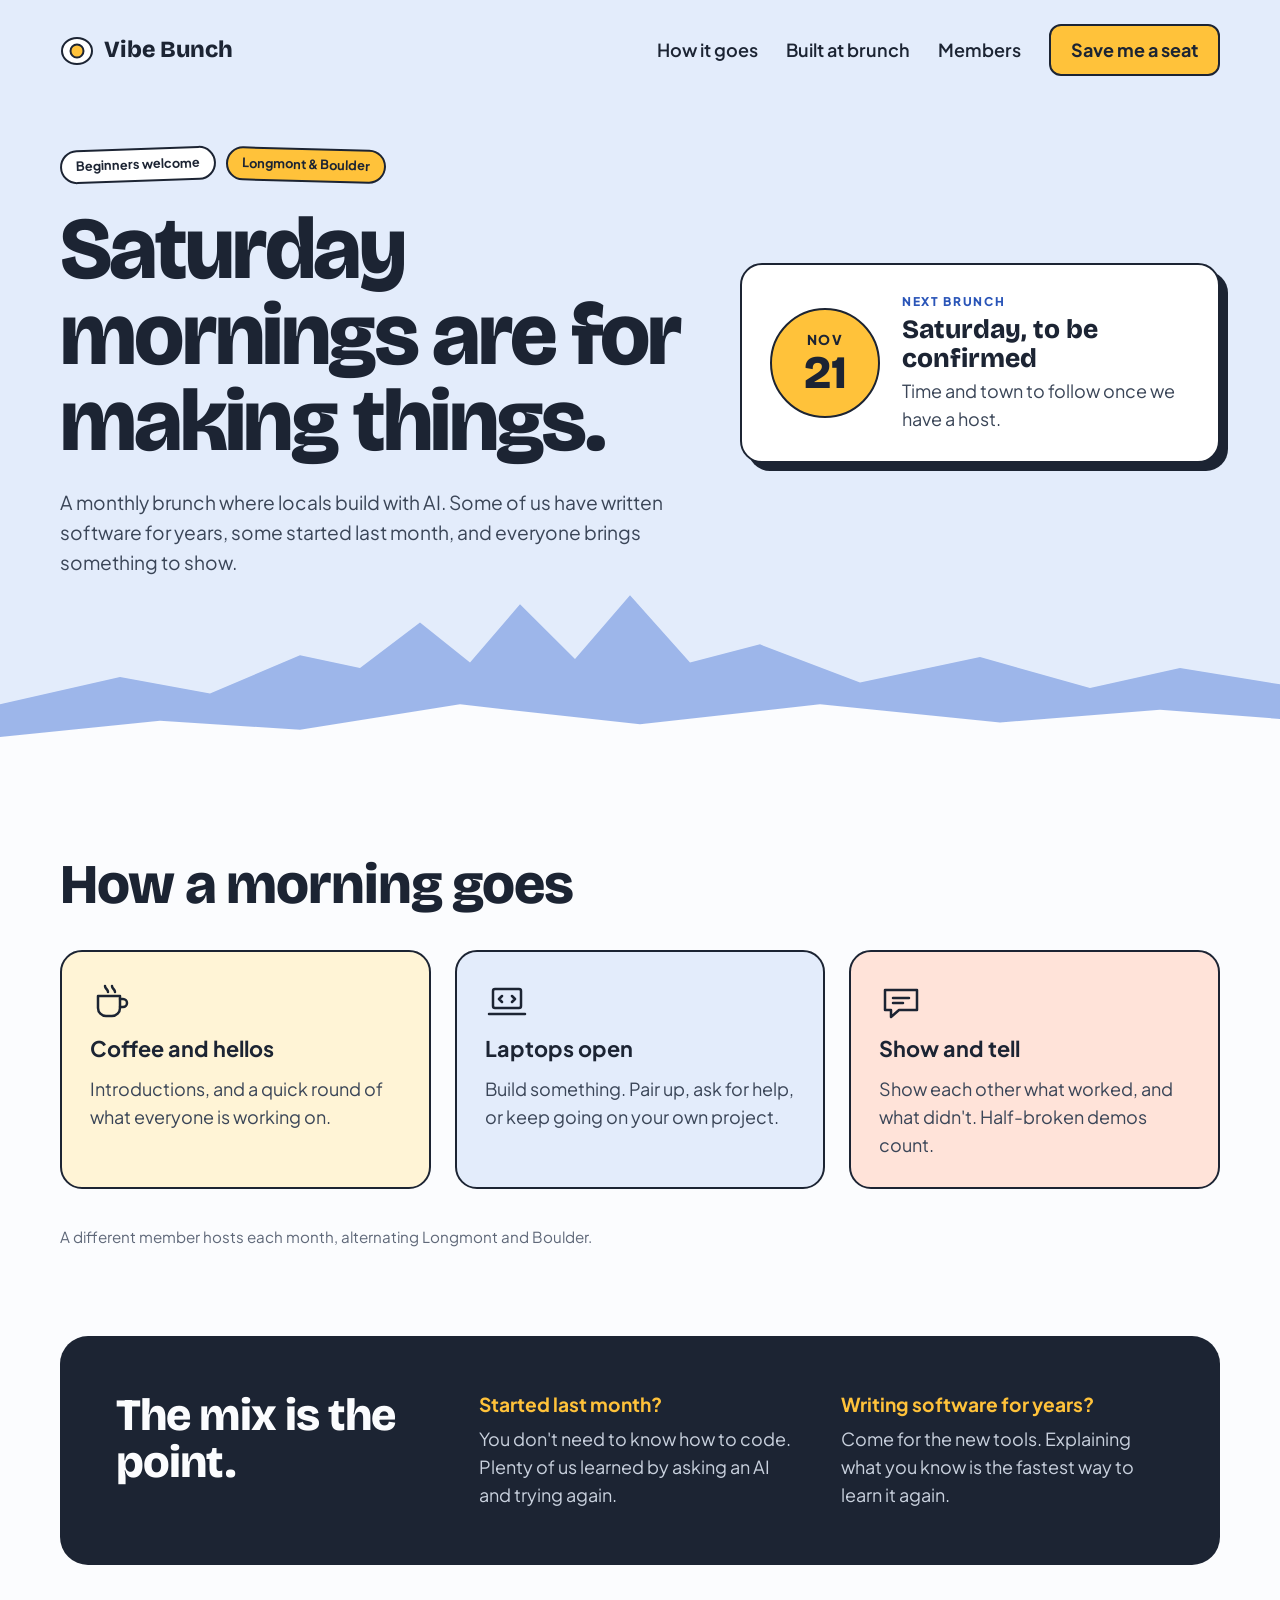
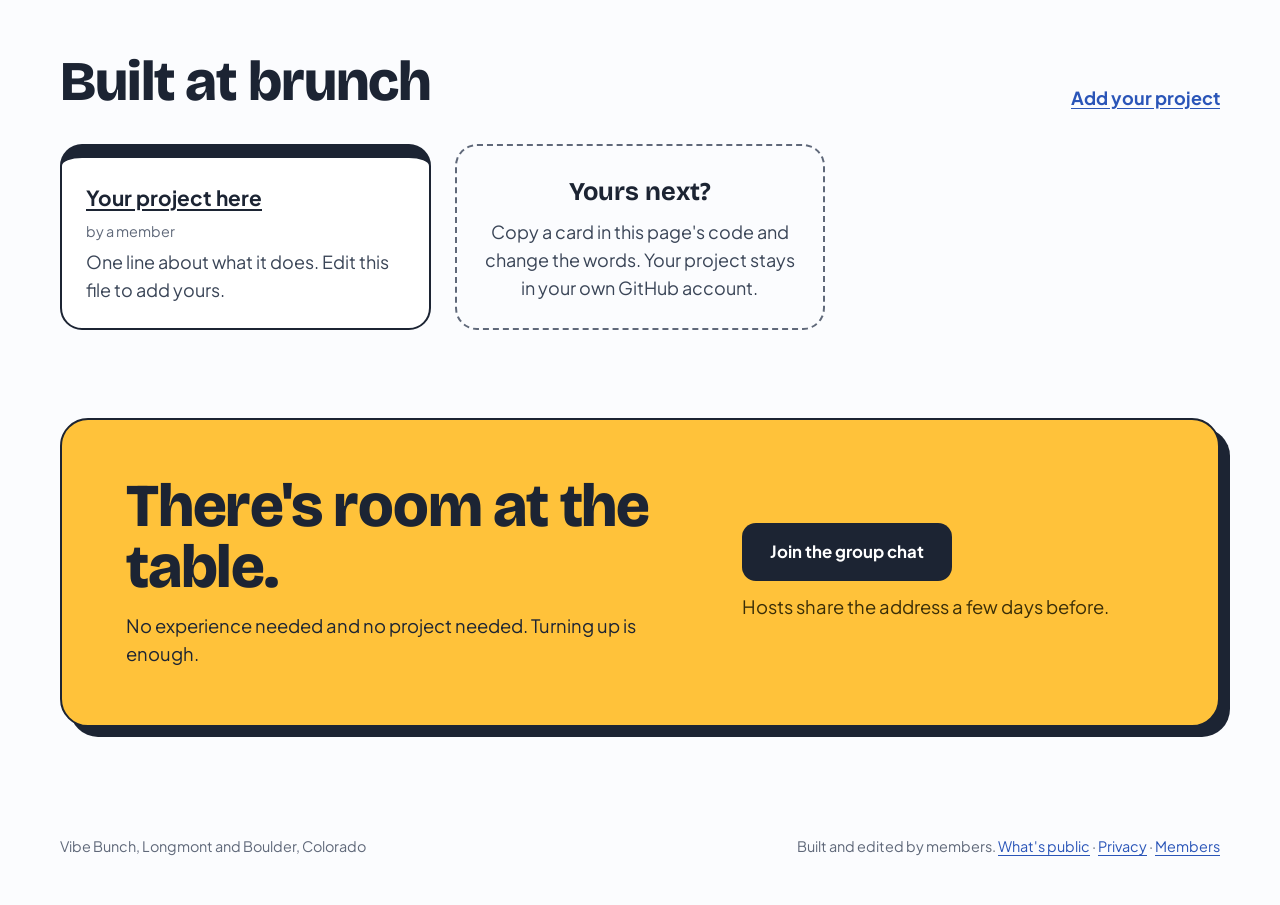
<file: index.html>
<!DOCTYPE html>
<html lang="en">
<head>
<meta charset="utf-8">
<meta name="viewport" content="width=device-width, initial-scale=1">

<title>Vibe Bunch | Saturday Vibe Coding Brunch in Longmont and Boulder, Colorado</title>
<meta name="description" content="A monthly Saturday brunch in Longmont and Boulder, Colorado, where locals build things with AI. Complete beginners and experienced developers both welcome.">

<link rel="canonical" href="https://vibebunch.com/">
<meta name="theme-color" content="#E3ECFB">
<link rel="icon" href="favicon.svg" type="image/svg+xml">
<link rel="apple-touch-icon" href="apple-touch-icon.png">

<!-- What shows up when someone shares a link to this page -->
<meta property="og:site_name" content="Vibe Bunch">
<meta property="og:title" content="Vibe Bunch | Saturday vibe coding brunch in Longmont and Boulder">
<meta property="og:description" content="A monthly Saturday brunch where locals build things with AI. Beginners welcome.">
<meta property="og:type" content="website">
<meta property="og:url" content="https://vibebunch.com/">
<meta property="og:locale" content="en_US">
<meta property="og:image" content="https://vibebunch.com/og-image.png">
<meta property="og:image:width" content="1200">
<meta property="og:image:height" content="630">
<meta property="og:image:alt" content="Vibe Bunch: Saturday brunch for people building things with AI, in Longmont and Boulder, Colorado.">
<meta name="twitter:card" content="summary_large_image">

<link rel="preconnect" href="https://fonts.googleapis.com">
<link rel="preconnect" href="https://fonts.gstatic.com" crossorigin>
<link rel="stylesheet" href="https://fonts.googleapis.com/css2?family=Bricolage+Grotesque:opsz,wght@12..96,600;12..96,800&family=Plus+Jakarta+Sans:wght@400;500;600;700&display=swap">
<link rel="stylesheet" href="style.css">
</head>
<body>

<div class="sky">
  <nav class="nav">
    <a class="logo" href="index.html">
      <svg width="34" height="34" viewBox="0 0 34 34" aria-hidden="true">
        <ellipse cx="17" cy="18" rx="15" ry="13" class="egg-white"/>
        <circle cx="17" cy="18" r="6.5" class="egg-yolk"/>
      </svg>
      Vibe Bunch
    </a>
    <div class="nav-links">
      <a href="#how">How it goes</a>
      <a href="#built">Built at brunch</a>
      <a class="nav-members" href="https://members.vibebunch.com/">Members</a>
      <a class="button button-yolk" href="#join">Save me a seat</a>
    </div>
  </nav>

  <header class="hero">
    <div class="hero-text">
      <p class="stickers">
        <span class="sticker">Beginners welcome</span>
        <span class="sticker sticker-yolk">Longmont &amp; Boulder</span>
      </p>
      <h1>Saturday mornings are for making things.</h1>
      <p class="lede">
        A monthly brunch where locals build with AI. Some of us have written software for
        years, some started last month, and everyone brings something to show.
      </p>
    </div>

    <!-- TO CHANGE THE NEXT BRUNCH: edit the date, time and town below. Town only,
         never a street address. Exact directions go to members in the group chat.
         Also update the matching block at the bottom of this file for search engines. -->
    <div class="next">
      <time class="badge" datetime="2026-11-21">
        <span class="badge-month">Nov</span>
        <span class="badge-day">21</span>
      </time>
      <div class="next-text">
        <span class="kicker">Next brunch</span>
        <span class="next-when">Saturday, to be confirmed</span>
        <span>Time and town to follow once we have a host.</span>
      </div>
    </div>
  </header>

  <svg class="skyline" viewBox="0 0 1280 220" preserveAspectRatio="none" aria-hidden="true">
    <path class="mountains" d="M0 220 L0 150 L120 120 L210 138 L300 96 L360 110 L420 60 L470 104 L520 40 L575 100 L630 30 L690 104 L760 84 L860 126 L980 98 L1090 132 L1180 110 L1280 128 L1280 220 Z"/>
    <path class="ground" d="M0 220 L0 186 L160 168 L300 178 L460 150 L640 172 L820 150 L1000 170 L1160 156 L1280 166 L1280 220 Z"/>
  </svg>
</div>

<main>

<section id="how" class="how">
  <h2>How a morning goes</h2>
  <div class="steps">
    <div class="step step-cream">
      <svg width="44" height="44" viewBox="0 0 44 44" aria-hidden="true"><path d="M8 16h22v12a8 8 0 0 1-8 8h-6a8 8 0 0 1-8-8z"/><path d="M30 19h3a4 4 0 0 1 0 8h-3"/><path d="M15 6c0 3 3 3 3 6M22 6c0 3 3 3 3 6"/></svg>
      <h3>Coffee and hellos</h3>
      <p>Introductions, and a quick round of what everyone is working on.</p>
    </div>
    <div class="step step-sky">
      <svg width="44" height="44" viewBox="0 0 44 44" aria-hidden="true"><rect x="8" y="9" width="28" height="19" rx="2"/><path d="M4 34h36"/><path d="M17 16l-3 3 3 3M27 16l3 3-3 3"/></svg>
      <h3>Laptops open</h3>
      <p>Build something. Pair up, ask for help, or keep going on your own project.</p>
    </div>
    <div class="step step-peach">
      <svg width="44" height="44" viewBox="0 0 44 44" aria-hidden="true"><path d="M6 10h32v20H20l-8 7v-7H6z"/><path d="M14 18h16M14 23h10"/></svg>
      <h3>Show and tell</h3>
      <p>Show each other what worked, and what didn't. Half-broken demos count.</p>
    </div>
  </div>
  <p class="note">A different member hosts each month, alternating Longmont and Boulder.</p>
</section>

<section class="mix">
  <h2>The mix is the point.</h2>
  <div>
    <h3>Started last month?</h3>
    <p>You don't need to know how to code. Plenty of us learned by asking an AI and trying again.</p>
  </div>
  <div>
    <h3>Writing software for years?</h3>
    <p>Come for the new tools. Explaining what you know is the fastest way to learn it again.</p>
  </div>
</section>

<section id="built" class="built">
  <div class="section-head">
    <h2>Built at brunch</h2>
    <a href="https://github.com/vibebunch/website/edit/main/index.html">Add your project</a>
  </div>
  <!-- TO ADD YOUR PROJECT: copy one <li> block, change the link, name and one line.
       Your project stays in your own GitHub account. This just points at it. -->
  <ul class="projects">
    <li>
      <a href="#">Your project here</a>
      <span class="by">by a member</span>
      <p>One line about what it does. Edit this file to add yours.</p>
    </li>
    <li class="yours">
      <strong>Yours next?</strong>
      <p>Copy a card in this page's code and change the words. Your project stays in your own GitHub account.</p>
    </li>
  </ul>
</section>

<section id="join" class="join">
  <div>
    <h2>There's room at the table.</h2>
    <p>No experience needed and no project needed. Turning up is enough.</p>
  </div>
  <div class="join-action">
    <!-- JOIN LINK: the WhatsApp group invite. If the chat gets spam, reset the invite link
         in WhatsApp (group info, Invite via link, Reset link) and paste the new one here. -->
    <a class="button button-ink" href="https://chat.whatsapp.com/EEWpVQFU20rCzYGyChlY0q" target="_blank" rel="noopener">Join the group chat</a>
    <p class="small">Hosts share the address a few days before.</p>
  </div>
</section>

</main>

<footer class="site-footer">
  <span>Vibe Bunch, Longmont and Boulder, Colorado</span>
  <span>Built and edited by members. <a href="whats-public.html">What's public</a> · <a href="privacy.html">Privacy</a> · <a href="https://members.vibebunch.com/">Members</a></span>
</footer>

<!-- Search engines read this to understand who we are. Rarely needs changing. -->
<script type="application/ld+json">
{
  "@context": "https://schema.org",
  "@graph": [
    {
      "@type": "Organization",
      "@id": "https://vibebunch.com/#org",
      "name": "Vibe Bunch",
      "url": "https://vibebunch.com/",
      "logo": "https://vibebunch.com/apple-touch-icon.png",
      "description": "A vibe coding group in Longmont and Boulder, Colorado, meeting for brunch one Saturday a month to build things with AI.",
      "areaServed": ["Longmont, Colorado", "Boulder, Colorado"],
      "sameAs": ["https://github.com/vibebunch"]
    },
    {
      "@type": "WebSite",
      "@id": "https://vibebunch.com/#website",
      "name": "Vibe Bunch",
      "url": "https://vibebunch.com/",
      "publisher": { "@id": "https://vibebunch.com/#org" }
    }
  ]
}
</script>

<!-- Search engines read this to show the meeting in event results. Leave it out while
     the next date is provisional, so search results don't list a meeting that may move.
     Once a host confirms, add one block per date: copy the last one from this file's git
     history and change the dates, the town and "validFrom" (the day it was announced).
     Town only, never a street address. "performer" stays as the group itself, never a
     person's name. -->

<!-- Counts this visit for the members' visitor chart. No cookies, and nothing about you is
     kept. privacy.html says exactly what is counted. Copy this block into any new page. -->
<script>
  if (location.hostname === "vibebunch.com" && navigator.sendBeacon) {
    navigator.sendBeacon("https://members.vibebunch.com/hit", location.pathname);
  }
</script>

</body>
</html>
</file>
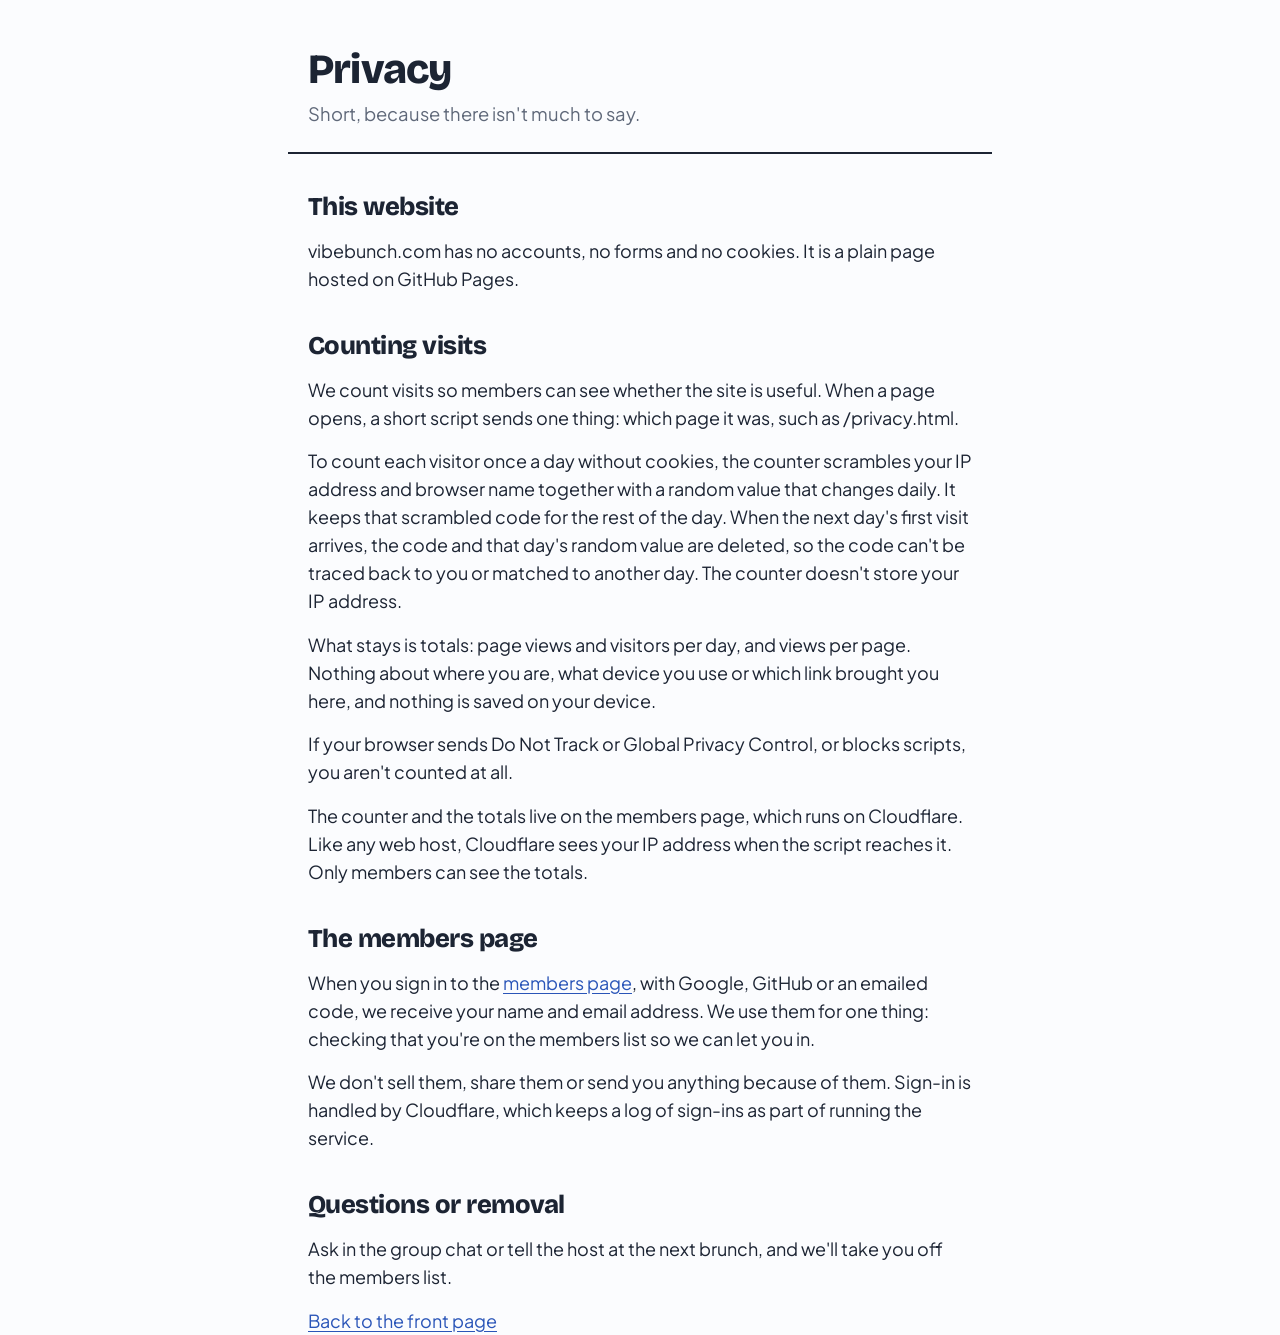
<file: privacy.html>
<!DOCTYPE html>
<html lang="en">
<head>
<meta charset="utf-8">
<meta name="viewport" content="width=device-width, initial-scale=1">
<title>Privacy | Vibe Bunch</title>
<meta name="description" content="What Vibe Bunch counts when you visit, what it keeps when you sign in to the members page, and what it doesn't.">
<link rel="canonical" href="https://vibebunch.com/privacy.html">
<meta name="theme-color" content="#E3ECFB">
<link rel="icon" href="favicon.svg" type="image/svg+xml">
<link rel="apple-touch-icon" href="apple-touch-icon.png">
<link rel="preconnect" href="https://fonts.googleapis.com">
<link rel="preconnect" href="https://fonts.gstatic.com" crossorigin>
<link rel="stylesheet" href="https://fonts.googleapis.com/css2?family=Bricolage+Grotesque:opsz,wght@12..96,600;12..96,800&family=Plus+Jakarta+Sans:wght@400;500;600;700&display=swap">
<link rel="stylesheet" href="style.css">
</head>
<body class="simple">

<header>
  <h1>Privacy</h1>
  <p class="tagline">Short, because there isn't much to say.</p>
</header>

<main>

<section>
  <h2>This website</h2>
  <p>vibebunch.com has no accounts, no forms and no cookies. It is a plain page hosted on GitHub Pages.</p>
</section>

<section>
  <h2>Counting visits</h2>
  <p>We count visits so members can see whether the site is useful. When a page opens, a short script sends one thing: which page it was, such as /privacy.html.</p>
  <p>To count each visitor once a day without cookies, the counter scrambles your IP address and browser name together with a random value that changes daily. It keeps that scrambled code for the rest of the day. When the next day's first visit arrives, the code and that day's random value are deleted, so the code can't be traced back to you or matched to another day. The counter doesn't store your IP address.</p>
  <p>What stays is totals: page views and visitors per day, and views per page. Nothing about where you are, what device you use or which link brought you here, and nothing is saved on your device.</p>
  <p>If your browser sends Do Not Track or Global Privacy Control, or blocks scripts, you aren't counted at all.</p>
  <p>The counter and the totals live on the members page, which runs on Cloudflare. Like any web host, Cloudflare sees your IP address when the script reaches it. Only members can see the totals.</p>
</section>

<section>
  <h2>The members page</h2>
  <p>When you sign in to the <a href="https://members.vibebunch.com/">members page</a>, with Google, GitHub or an emailed code, we receive your name and email address. We use them for one thing: checking that you're on the members list so we can let you in.</p>
  <p>We don't sell them, share them or send you anything because of them. Sign-in is handled by Cloudflare, which keeps a log of sign-ins as part of running the service.</p>
</section>

<section>
  <h2>Questions or removal</h2>
  <p>Ask in the group chat or tell the host at the next brunch, and we'll take you off the members list.</p>
  <p><a href="index.html">Back to the front page</a></p>
</section>

</main>

<!-- Counts this visit for the members' visitor chart. No cookies, and nothing about you is
     kept. privacy.html says exactly what is counted. Copy this block into any new page. -->
<script>
  if (location.hostname === "vibebunch.com" && navigator.sendBeacon) {
    navigator.sendBeacon("https://members.vibebunch.com/hit", location.pathname);
  }
</script>

</body>
</html>
</file>
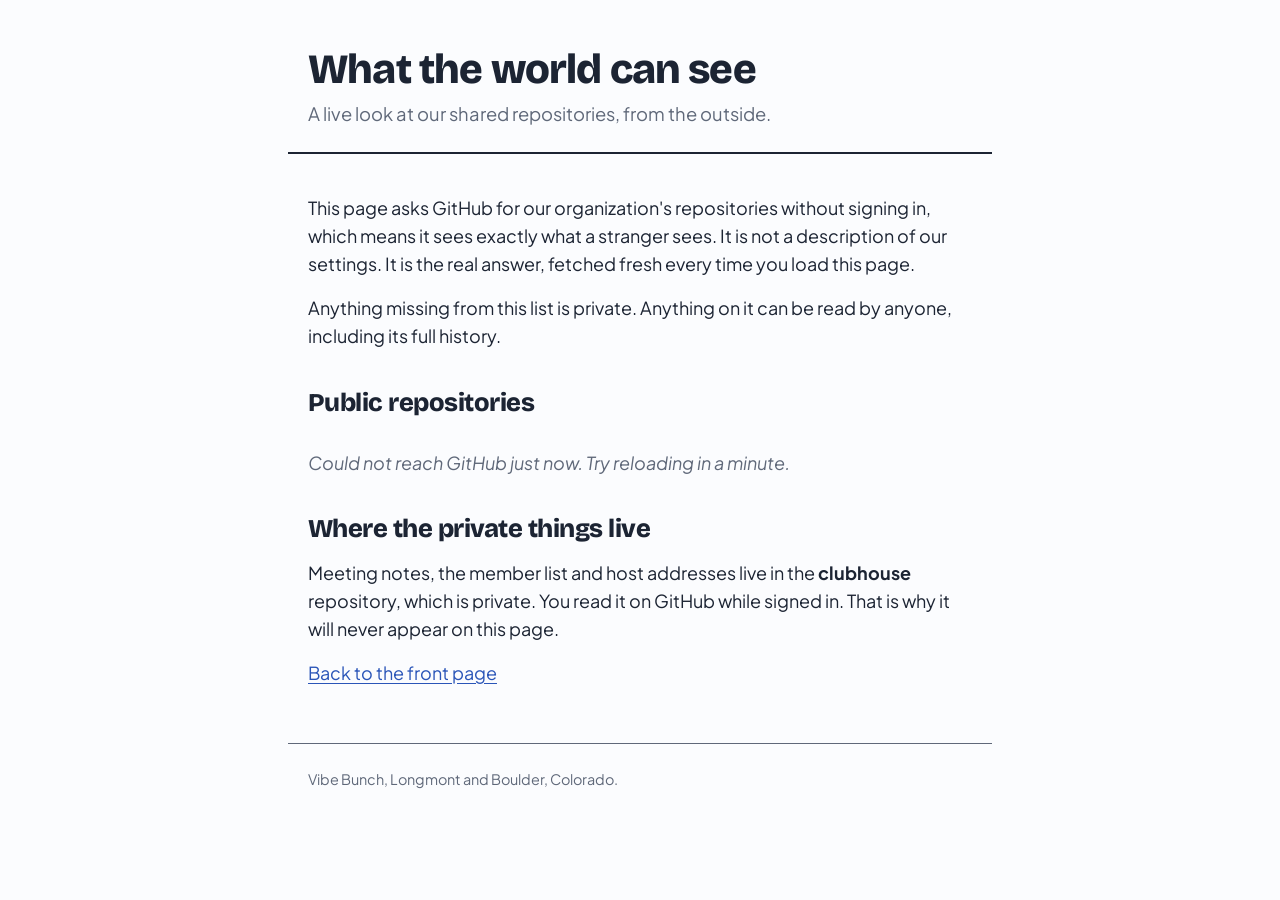
<file: whats-public.html>
<!DOCTYPE html>
<html lang="en">
<head>
<meta charset="utf-8">
<meta name="viewport" content="width=device-width, initial-scale=1">
<title>What the world can see | Vibe Bunch</title>
<meta name="description" content="A live view of which Vibe Bunch repositories are visible to the public.">
<link rel="canonical" href="https://vibebunch.com/whats-public.html">
<meta name="theme-color" content="#E3ECFB">
<link rel="icon" href="favicon.svg" type="image/svg+xml">
<link rel="apple-touch-icon" href="apple-touch-icon.png">
<meta property="og:site_name" content="Vibe Bunch">
<meta property="og:title" content="What the world can see | Vibe Bunch">
<meta property="og:description" content="A live view of which Vibe Bunch repositories are visible to the public.">
<meta property="og:type" content="website">
<meta property="og:url" content="https://vibebunch.com/whats-public.html">
<meta property="og:image" content="https://vibebunch.com/og-image.png">
<meta property="og:image:width" content="1200">
<meta property="og:image:height" content="630">
<meta name="twitter:card" content="summary_large_image">
<link rel="preconnect" href="https://fonts.googleapis.com">
<link rel="preconnect" href="https://fonts.gstatic.com" crossorigin>
<link rel="stylesheet" href="https://fonts.googleapis.com/css2?family=Bricolage+Grotesque:opsz,wght@12..96,600;12..96,800&family=Plus+Jakarta+Sans:wght@400;500;600;700&display=swap">
<link rel="stylesheet" href="style.css">
</head>
<body class="simple">

<header>
  <h1>What the world can see</h1>
  <p class="tagline">A live look at our shared repositories, from the outside.</p>
</header>

<main>

<section>
  <p>
    This page asks GitHub for our organization's repositories without signing in, which
    means it sees exactly what a stranger sees. It is not a description of our settings.
    It is the real answer, fetched fresh every time you load this page.
  </p>
  <p>
    Anything missing from this list is private. Anything on it can be read by anyone,
    including its full history.
  </p>
</section>

<section>
  <h2>Public repositories</h2>
  <ul class="repos" id="repo-list"></ul>
  <p class="status" id="status">Checking.</p>
</section>

<section>
  <h2>Where the private things live</h2>
  <p>
    Meeting notes, the member list and host addresses live in the
    <strong>clubhouse</strong> repository, which is private. You read it on GitHub while
    signed in. That is why it will never appear on this page.
  </p>
  <p><a href="index.html">Back to the front page</a></p>
</section>

</main>

<footer>
  <p>Vibe Bunch, Longmont and Boulder, Colorado.</p>
</footer>

<script>
// If the organization is ever renamed, this is the only line to change.
const ORG = "vibebunch";

const list = document.getElementById("repo-list");
const status = document.getElementById("status");

fetch(`https://api.github.com/orgs/${ORG}/repos?per_page=100&sort=updated`)
  .then((res) => {
    if (res.status === 404) throw new Error("no-org");
    if (!res.ok) throw new Error("http-" + res.status);
    return res.json();
  })
  .then((repos) => {
    if (!repos.length) {
      status.textContent = "Nothing is public yet.";
      return;
    }
    const word = repos.length === 1 ? "repository" : "repositories";
    status.textContent = `${repos.length} ${word} visible to anyone.`;
    for (const repo of repos) {
      const li = document.createElement("li");
      const link = document.createElement("a");
      link.href = repo.html_url;
      link.className = "name";
      link.textContent = repo.name;
      li.appendChild(link);
      if (repo.description) {
        const desc = document.createElement("span");
        desc.className = "desc";
        desc.textContent = repo.description;
        li.appendChild(desc);
      }
      list.appendChild(li);
    }
  })
  .catch((err) => {
    if (err.message === "no-org") {
      status.textContent = "The organization does not exist yet, so there is nothing public to show.";
    } else {
      status.textContent = "Could not reach GitHub just now. Try reloading in a minute.";
    }
  });
</script>

<!-- Counts this visit for the members' visitor chart. No cookies, and nothing about you is
     kept. privacy.html says exactly what is counted. Copy this block into any new page. -->
<script>
  if (location.hostname === "vibebunch.com" && navigator.sendBeacon) {
    navigator.sendBeacon("https://members.vibebunch.com/hit", location.pathname);
  }
</script>

</body>
</html>
</file>
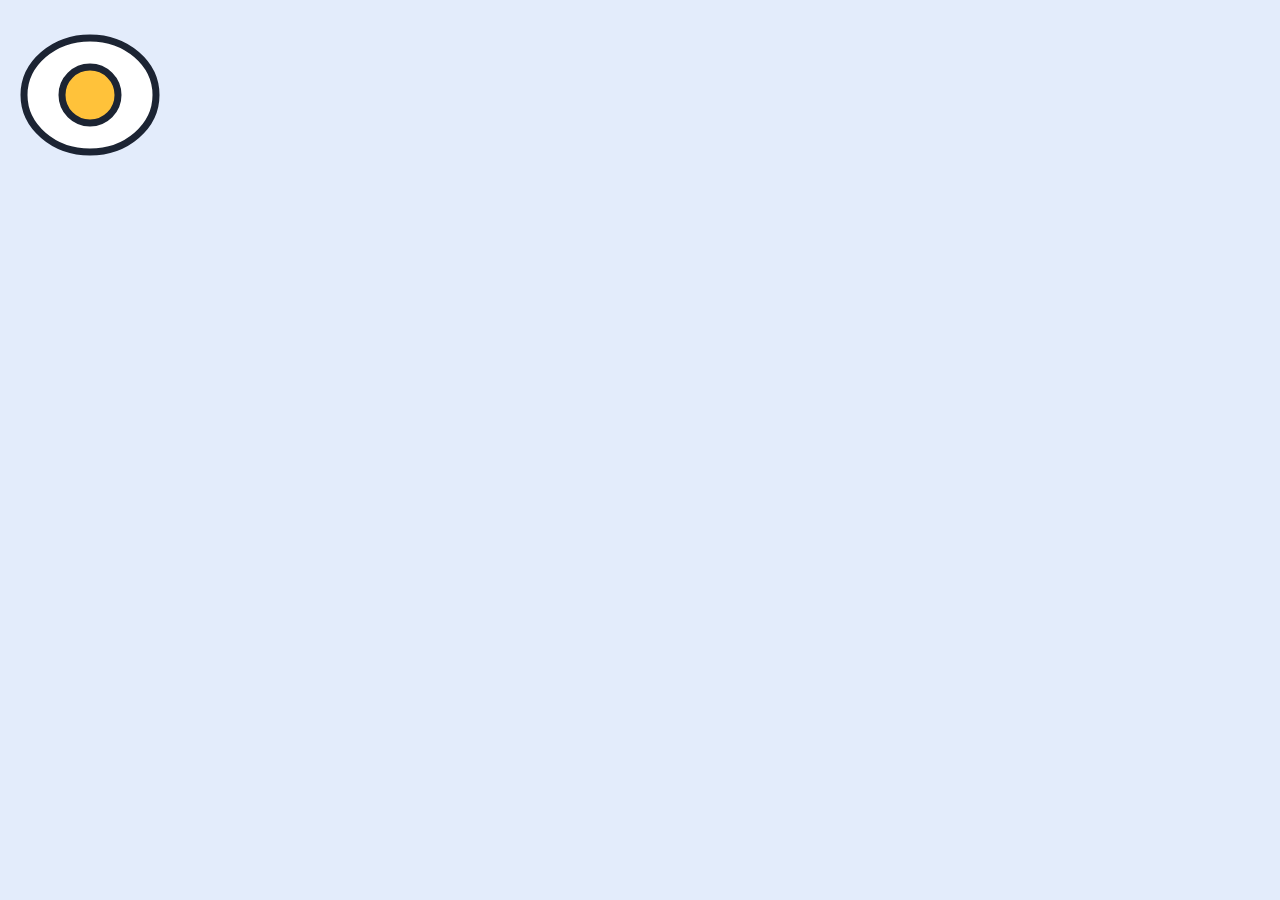
<file: tools/apple-touch-icon.html>
<!DOCTYPE html>
<!-- Source for apple-touch-icon.png, the icon a phone shows when someone saves the site
     to their home screen. It is 180 by 180 pixels. To remake it, take a 180 by 180
     screenshot of this page with any headless browser and save it in the top folder. -->
<html lang="en">
<head>
<meta charset="utf-8">
<meta name="robots" content="noindex">
<title>Vibe Bunch icon</title>
<style>
  html, body { margin: 0; width: 180px; height: 180px; overflow: hidden; background: #E3ECFB; }
  svg { display: block; }
</style>
</head>
<body>
  <svg width="180" height="180" viewBox="0 0 180 180">
    <ellipse cx="90" cy="95" rx="66" ry="57" fill="#FFFFFF" stroke="#1C2433" stroke-width="7"/>
    <circle cx="90" cy="95" r="28" fill="#FFC23A" stroke="#1C2433" stroke-width="7"/>
  </svg>
</body>
</html>
</file>
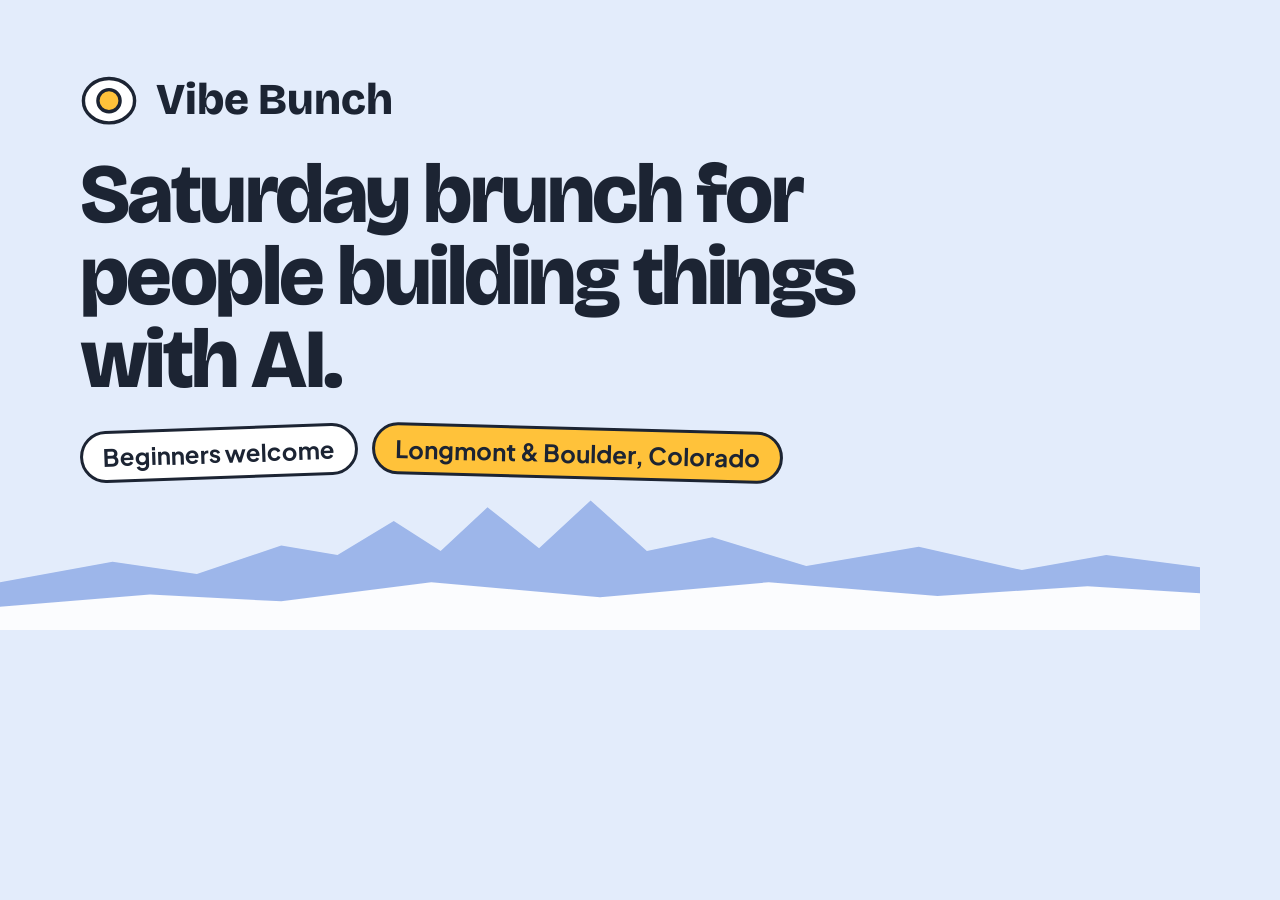
<file: tools/og-image.html>
<!DOCTYPE html>
<!-- Source for og-image.png, the picture that appears when someone shares a link to
     vibebunch.com in WhatsApp, LinkedIn, iMessage and so on. It is 1200 by 630 pixels.
     To remake it after a change, take a 1200 by 630 screenshot of this page with any
     headless browser, save it as og-image.png in the top folder, and commit it. -->
<html lang="en">
<head>
<meta charset="utf-8">
<meta name="robots" content="noindex">
<title>Vibe Bunch share image</title>
<link rel="stylesheet" href="https://fonts.googleapis.com/css2?family=Bricolage+Grotesque:opsz,wght@12..96,800&family=Plus+Jakarta+Sans:wght@600;700&display=swap">
<style>
  html, body { margin: 0; width: 1200px; height: 630px; overflow: hidden; }
  body { background: #E3ECFB; color: #1C2433; font-family: "Plus Jakarta Sans", sans-serif; position: relative; }
  .content { position: absolute; left: 80px; top: 70px; right: 80px; display: flex; flex-direction: column; gap: 26px; z-index: 1; }
  .logo { display: flex; align-items: center; gap: 18px; font-family: "Bricolage Grotesque", sans-serif; font-weight: 800; font-size: 44px; }
  h1 { margin: 0; font-family: "Bricolage Grotesque", sans-serif; font-weight: 800; font-size: 84px; line-height: 0.98; letter-spacing: -0.03em; max-width: 900px; }
  .stickers { display: flex; gap: 14px; }
  .sticker { background: #fff; border: 3px solid #1C2433; border-radius: 999px; padding: 8px 20px; font-size: 24px; font-weight: 700; transform: rotate(-2deg); }
  .yolk { background: #FFC23A; transform: rotate(1.5deg); }
  svg.skyline { position: absolute; left: 0; bottom: 0; width: 1200px; height: 150px; }
</style>
</head>
<body>
  <div class="content">
    <div class="logo">
      <svg width="58" height="58" viewBox="0 0 34 34"><ellipse cx="17" cy="18" rx="15" ry="13" fill="#FFFFFF" stroke="#1C2433" stroke-width="2"/><circle cx="17" cy="18" r="6.5" fill="#FFC23A" stroke="#1C2433" stroke-width="2"/></svg>
      Vibe Bunch
    </div>
    <h1>Saturday brunch for people building things with AI.</h1>
    <div class="stickers">
      <span class="sticker">Beginners welcome</span>
      <span class="sticker yolk">Longmont &amp; Boulder, Colorado</span>
    </div>
  </div>
  <svg class="skyline" viewBox="0 0 1280 220" preserveAspectRatio="none">
    <path d="M0 220 L0 150 L120 120 L210 138 L300 96 L360 110 L420 60 L470 104 L520 40 L575 100 L630 30 L690 104 L760 84 L860 126 L980 98 L1090 132 L1180 110 L1280 128 L1280 220 Z" fill="#9DB6EA"/>
    <path d="M0 220 L0 186 L160 168 L300 178 L460 150 L640 172 L820 150 L1000 170 L1160 156 L1280 166 L1280 220 Z" fill="#FBFCFE"/>
  </svg>
</body>
</html>
</file>
<file: style.css>
/* Vibe Bunch, "Sunny Side".
   Colours live here at the top. Change a value once and it changes everywhere.
   The second block is the dark theme, used when a visitor's device is set to dark. */

:root {
  --ground: #FBFCFE;
  --ink: #1C2433;
  --text: #3A4557;
  --muted: #5F6879;
  --link: #2A55B8;
  --yolk: #FFC23A;
  --on-yolk: #1C2433;
  --sky: #E3ECFB;
  --mountains: #9DB6EA;
  --card: #FFFFFF;
  --cream: #FFF4D6;
  --peach: #FFE3D9;
  --edge: #1C2433;
  --shadow: #1C2433;
  --night: #1C2433;
  --night-text: #C9D1DE;
  --display: "Bricolage Grotesque", "Avenir Next", "Segoe UI", sans-serif;
  --body: "Plus Jakarta Sans", "Avenir Next", "Segoe UI", sans-serif;
  color-scheme: light;
}

@media (prefers-color-scheme: dark) {
  :root {
    --ground: #111726;
    --ink: #EEF1F7;
    --text: #C3CAD8;
    --muted: #9AA3B5;
    --link: #8FB0F5;
    --sky: #1A2744;
    --mountains: #2F4A80;
    --card: #192133;
    --cream: #2E2716;
    --peach: #33211C;
    --edge: #6B7A99;
    --shadow: #05080F;
    --night: #232E47;
    --night-text: #C3CAD8;
    color-scheme: dark;
  }
}

* { box-sizing: border-box; }

body {
  margin: 0;
  background: var(--ground);
  color: var(--ink);
  font-family: var(--body);
  font-size: 18px;
  line-height: 1.55;
}

h1, h2, h3 { margin: 0; line-height: 1.05; }
h1, h2 { font-family: var(--display); font-weight: 800; letter-spacing: -0.02em; }
p { margin: 0; }
a { color: var(--link); text-underline-offset: 3px; }
a:focus-visible, .button:focus-visible { outline: 3px solid var(--link); outline-offset: 3px; }

.small { font-size: 0.85rem; color: var(--muted); }
.note { color: var(--muted); font-size: 0.95rem; }

/* Buttons */

.button {
  display: inline-flex;
  align-items: center;
  min-height: 44px;
  padding: 10px 20px;
  border-radius: 12px;
  font-weight: 700;
  text-decoration: none;
}
.button-yolk { background: var(--yolk); color: var(--on-yolk); border: 2px solid var(--edge); }
.button-ink { background: #1C2433; color: #FFFFFF; font-size: 1.05rem; padding: 16px 28px; border-radius: 14px; }

/* Sky, nav and hero */

.sky {
  background: var(--sky);
  position: relative;
  overflow: hidden;
}

.nav {
  max-width: 1200px;
  margin: 0 auto;
  padding: 24px 20px;
  display: flex;
  justify-content: space-between;
  align-items: center;
  gap: 16px;
}
.logo {
  display: flex;
  align-items: center;
  gap: 10px;
  font-family: var(--display);
  font-weight: 800;
  font-size: 1.45rem;
  color: var(--ink);
  text-decoration: none;
}
.egg-white { fill: #FFFFFF; stroke: #1C2433; stroke-width: 2; }
.egg-yolk { fill: var(--yolk); stroke: #1C2433; stroke-width: 2; }
.nav-links { display: flex; align-items: center; gap: 28px; font-weight: 600; }
.nav-links a:not(.button) { color: var(--ink); text-decoration: none; }

.hero {
  max-width: 1200px;
  margin: 0 auto;
  padding: 48px 20px 190px;
  display: grid;
  grid-template-columns: minmax(0, 1.3fr) minmax(0, 1fr);
  gap: 56px;
  align-items: center;
  position: relative;
  z-index: 1;
}
.hero-text { display: grid; gap: 24px; }
.hero h1 { font-size: clamp(2.8rem, 7vw, 5.5rem); line-height: 0.98; letter-spacing: -0.03em; }
.lede { font-size: 1.2rem; color: var(--text); max-width: 32em; }

.stickers { display: flex; flex-wrap: wrap; gap: 10px; }
.sticker {
  background: var(--card);
  color: var(--ink);
  border: 2px solid var(--edge);
  border-radius: 999px;
  padding: 5px 14px;
  font-size: 0.8rem;
  font-weight: 700;
  transform: rotate(-2deg);
}
.sticker-yolk { background: var(--yolk); color: var(--on-yolk); transform: rotate(1.5deg); }

.next {
  background: var(--card);
  border: 2px solid var(--edge);
  border-radius: 22px;
  padding: 28px;
  display: flex;
  gap: 22px;
  align-items: center;
  box-shadow: 8px 8px 0 var(--shadow);
}
.badge {
  width: 110px;
  height: 110px;
  flex-shrink: 0;
  border-radius: 50%;
  background: var(--yolk);
  color: var(--on-yolk);
  border: 2px solid var(--edge);
  display: flex;
  flex-direction: column;
  align-items: center;
  justify-content: center;
}
.badge-month { font-size: 0.85rem; font-weight: 800; letter-spacing: 0.12em; text-transform: uppercase; }
.badge-day { font-family: var(--display); font-size: 2.9rem; font-weight: 800; line-height: 1; }
.next-text { display: grid; gap: 4px; color: var(--text); }
.kicker { font-size: 0.75rem; font-weight: 800; letter-spacing: 0.14em; text-transform: uppercase; color: var(--link); }
.next-when { font-family: var(--display); font-size: 1.65rem; font-weight: 800; color: var(--ink); line-height: 1.1; }

.skyline { position: absolute; left: 0; bottom: 0; width: 100%; height: 200px; display: block; }
.mountains { fill: var(--mountains); }
.ground { fill: var(--ground); }

/* Sections */

main { max-width: 1200px; margin: 0 auto; padding: 0 20px; }
main > section { margin-top: 88px; }
main h2 { font-size: clamp(2.1rem, 4.5vw, 3.5rem); }

.how { display: grid; gap: 36px; }
.steps { display: grid; grid-template-columns: repeat(3, minmax(0, 1fr)); gap: 24px; }
.step {
  border: 2px solid var(--edge);
  border-radius: 22px;
  padding: 28px;
  display: grid;
  gap: 14px;
  align-content: start;
}
.step svg { fill: none; stroke: var(--ink); stroke-width: 2.5; stroke-linecap: round; stroke-linejoin: round; }
.step h3 { font-size: 1.35rem; }
.step p { color: var(--text); }
.step-cream { background: var(--cream); }
.step-sky { background: var(--sky); }
.step-peach { background: var(--peach); }

.mix {
  background: var(--night);
  color: #FBFCFE;
  border-radius: 28px;
  padding: 56px;
  display: grid;
  grid-template-columns: repeat(3, minmax(0, 1fr));
  gap: 40px;
}
.mix h2 { font-size: clamp(2rem, 3.6vw, 2.8rem); }
.mix h3 { color: var(--yolk); font-size: 1.2rem; margin-bottom: 8px; line-height: 1.3; }
.mix p { color: var(--night-text); }

.built { display: grid; gap: 32px; }
.section-head { display: flex; justify-content: space-between; align-items: end; flex-wrap: wrap; gap: 12px; }
.section-head a { font-weight: 700; }

ul.projects, ul.repos { list-style: none; margin: 0; padding: 0; }
ul.projects { display: grid; grid-template-columns: repeat(3, minmax(0, 1fr)); gap: 24px; }
ul.projects li {
  background: var(--card);
  border: 2px solid var(--edge);
  border-top: 14px solid var(--edge);
  border-radius: 22px;
  padding: 24px;
  display: grid;
  gap: 6px;
  align-content: start;
}
ul.projects li > a { font-size: 1.3rem; font-weight: 700; color: var(--ink); }
ul.projects .by { color: var(--muted); font-size: 0.9rem; }
ul.projects li p { color: var(--text); }
ul.projects li.yours {
  border: 2px dashed var(--muted);
  background: transparent;
  text-align: center;
  justify-items: center;
  align-content: center;
}
ul.projects li.yours strong { font-family: var(--display); font-size: 1.6rem; }

.join {
  background: var(--yolk);
  color: var(--on-yolk);
  border: 2px solid var(--edge);
  border-radius: 28px;
  padding: 56px 64px;
  display: grid;
  grid-template-columns: minmax(0, 1.4fr) minmax(0, 1fr);
  gap: 40px;
  align-items: center;
  box-shadow: 10px 10px 0 var(--shadow);
}
.join h2 { font-size: clamp(2.3rem, 5vw, 3.8rem); line-height: 1; margin-bottom: 14px; }
.join p { font-size: 1.15rem; }
.join-action { display: grid; gap: 12px; justify-items: start; }
.join .small { color: #3A2E08; }

.site-footer {
  max-width: 1200px;
  margin: 72px auto 0;
  padding: 36px 20px 48px;
  display: flex;
  flex-wrap: wrap;
  justify-content: space-between;
  gap: 8px 24px;
  color: var(--muted);
  font-size: 0.9rem;
}

/* Phones and narrow windows */

@media (max-width: 860px) {
  /* The menu runs out of room here. Members stays reachable from the footer. */
  .nav-members { display: none; }
  .hero { grid-template-columns: 1fr; gap: 32px; padding-top: 24px; padding-bottom: 130px; }
  .steps, ul.projects, .mix { grid-template-columns: 1fr; }
  .mix { padding: 36px 26px; gap: 26px; }
  .join { grid-template-columns: 1fr; padding: 36px 26px; box-shadow: 6px 6px 0 var(--shadow); }
  .join-action { justify-items: stretch; }
  .join-action .button { justify-content: center; }
  .skyline { height: 110px; }
}

@media (max-width: 560px) {
  body { font-size: 16px; }
  .nav { padding: 16px; }
  .nav-links a:not(.button) { display: none; }
  .logo { font-size: 1.25rem; }
  .hero { padding-inline: 16px; }
  .next { padding: 20px; gap: 16px; box-shadow: 6px 6px 0 var(--shadow); }
  .badge { width: 84px; height: 84px; }
  .badge-day { font-size: 2.1rem; }
  .next-when { font-size: 1.35rem; }
  main { padding: 0 16px; }
  main > section { margin-top: 52px; }
  .step, ul.projects li { padding: 22px; }
  .site-footer { flex-direction: column; padding-inline: 16px; }
}

/* Simple pages, such as whats-public.html */

.simple header, .simple main, .simple footer { max-width: 44rem; margin: 0 auto; padding-inline: 20px; }
.simple header { padding-block: 3rem 1.5rem; border-bottom: 2px solid var(--edge); }
.simple h1 { font-size: 2.6rem; }
.simple .tagline { margin-top: 0.5rem; color: var(--muted); font-size: 1.15rem; }
.simple main > section { margin-top: 2.5rem; display: grid; gap: 1rem; }
.simple main h2 { font-size: 1.6rem; }
.simple footer { margin-top: 3.5rem; padding-block: 1.5rem 3rem; border-top: 1px solid var(--muted); color: var(--muted); font-size: 0.9rem; }
ul.repos li {
  background: var(--card);
  border: 2px solid var(--edge);
  border-radius: 14px;
  padding: 0.9rem 1.1rem;
  margin-bottom: 0.6rem;
}
ul.repos .name { font-weight: 700; }
ul.repos .desc { display: block; color: var(--text); font-size: 0.95rem; margin-top: 0.2rem; }
.status { color: var(--muted); font-style: italic; }
</file>
